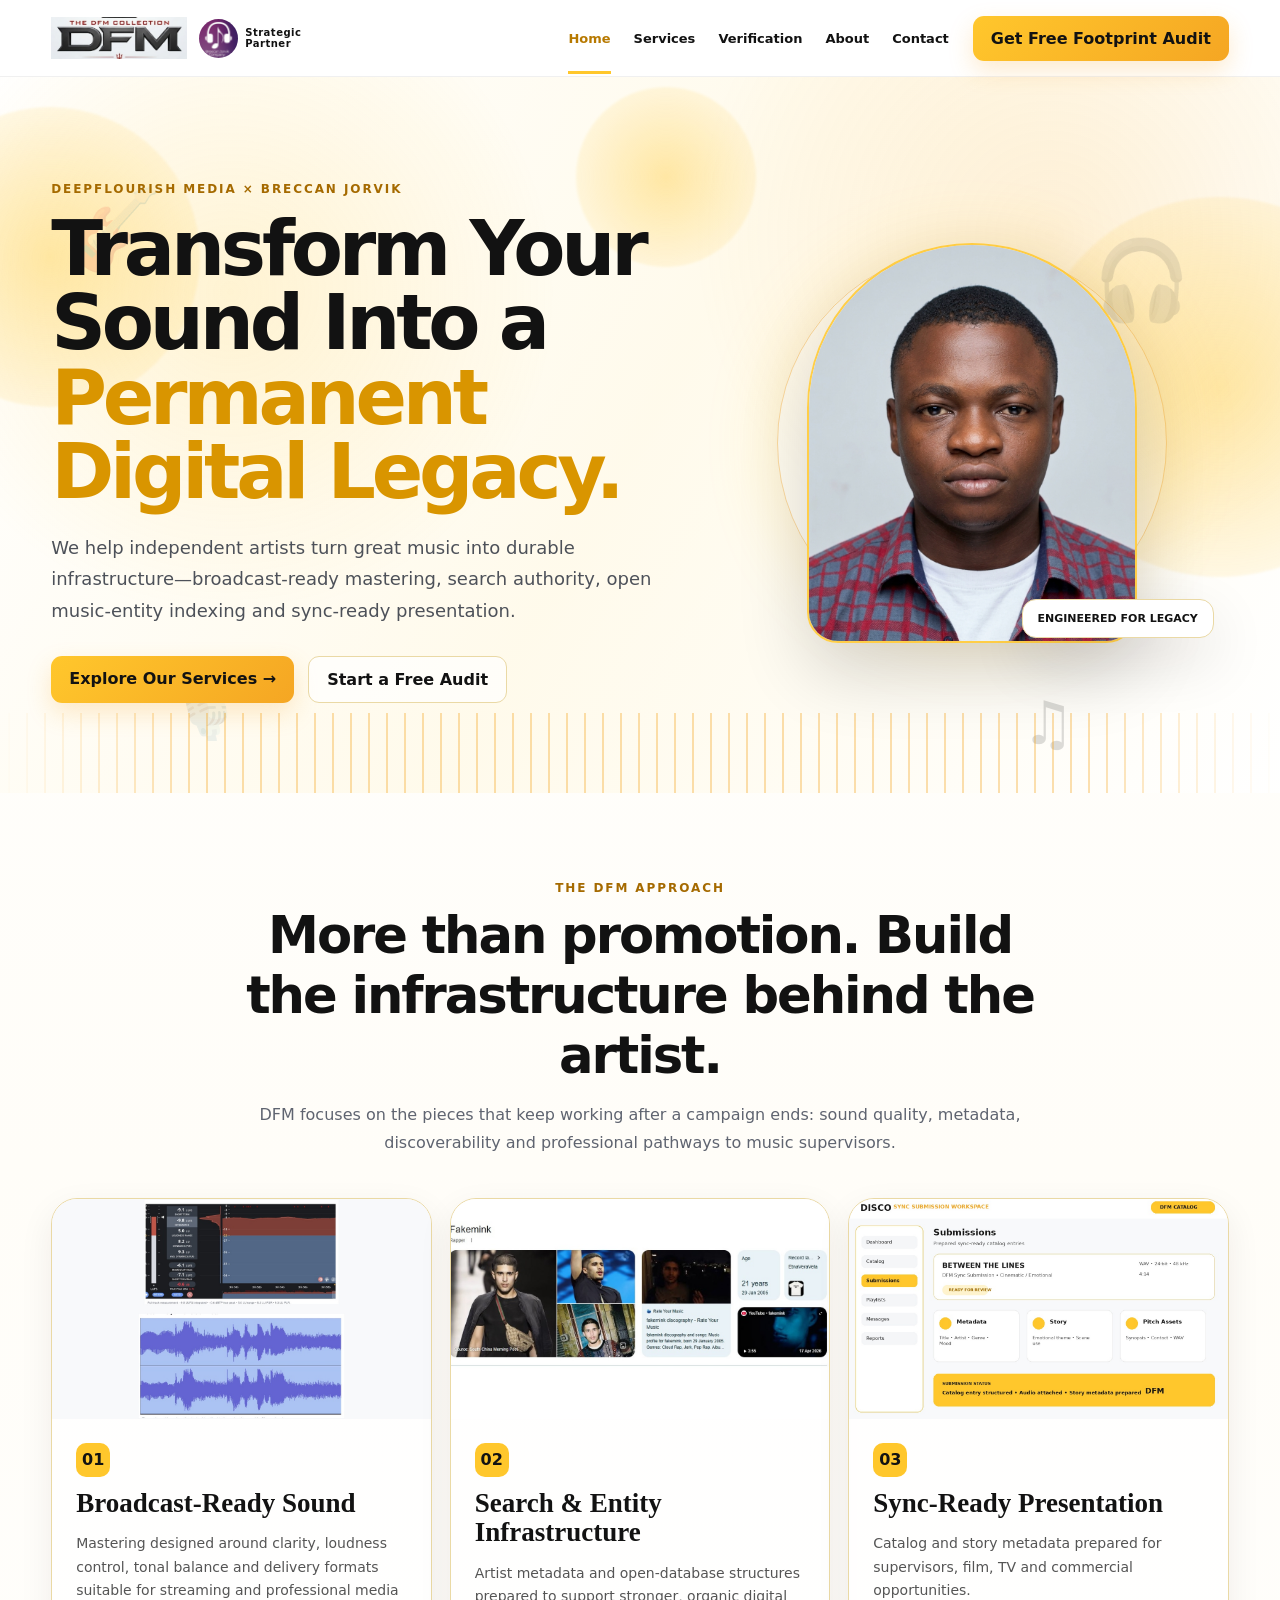
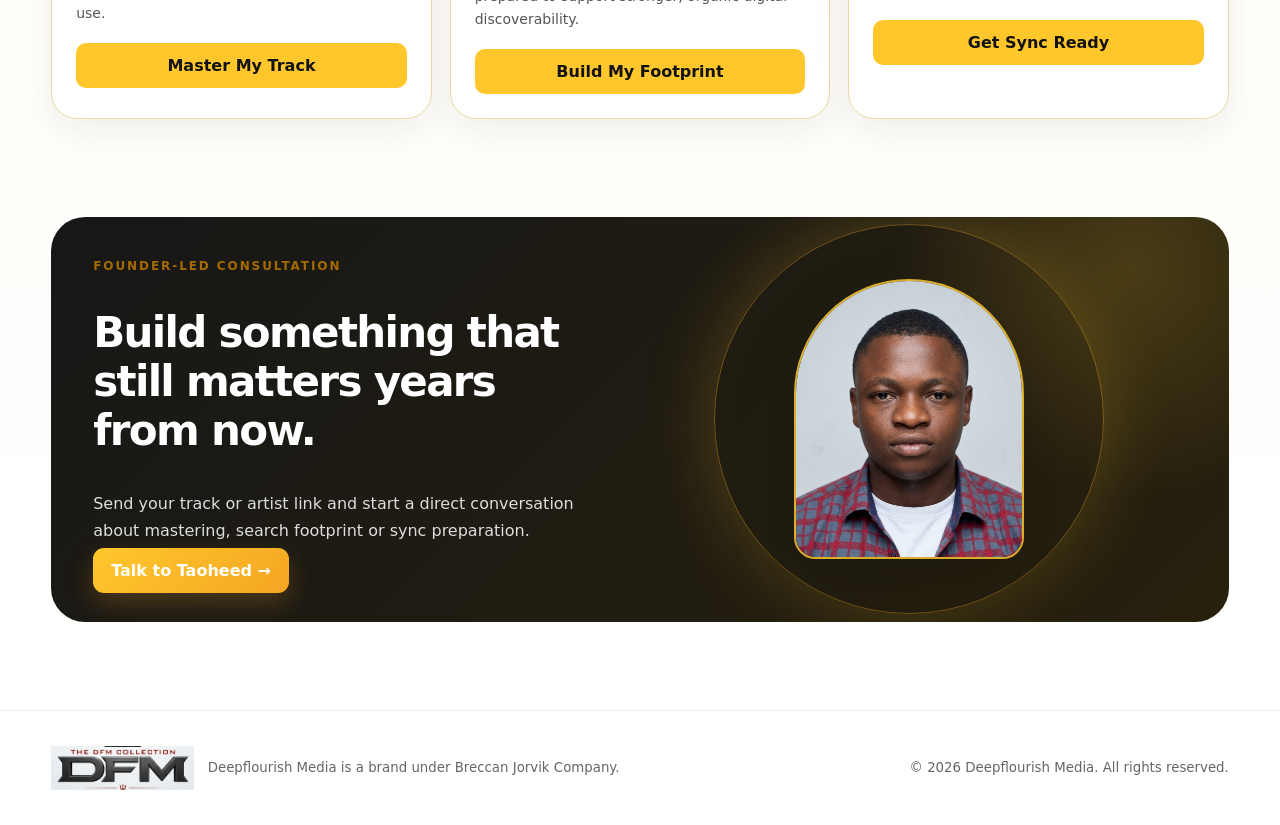
<file: index.html>
<!doctype html><html lang="en"><head><meta charset="utf-8"><meta name="viewport" content="width=device-width,initial-scale=1"><title>Deepflourish Media | Music Infrastructure for Artists</title><meta name="description" content="Deepflourish Media builds broadcast-ready sound and permanent digital infrastructure for independent artists."><link rel="stylesheet" href="styles.css"></head><body>
<header class="site-header"><div class="container nav"><a class="brand" href="index.html"><img src="assets/dfm-wordmark.jpg" alt="Deepflourish Media"><span class="partner"><img src="assets/breccan-jorvik.jpg" alt="Breccan Jorvik Company">Strategic<br>Partner</span></a><nav class="navlinks"><a class="active" href="index.html">Home</a><a href="services.html">Services</a><a href="verification.html">Verification</a><a href="about.html">About</a><a href="about.html#contact">Contact</a></nav><a class="cta" href="about.html#contact">Get Free Footprint Audit</a></div></header>
<main><section class="hero"><div class="orb o1"></div><div class="orb o2"></div><div class="orb o3"></div><div class="instrument i1">🎸</div><div class="instrument i2">🎧</div><div class="instrument i3">🎙️</div><div class="instrument i4">♫</div><div class="container hero-grid"><div><div class="eyebrow">Deepflourish Media × Breccan Jorvik</div><h1>Transform Your Sound Into a <span class="gold">Permanent Digital Legacy.</span></h1><p>We help independent artists turn great music into durable infrastructure—broadcast-ready mastering, search authority, open music-entity indexing and sync-ready presentation.</p><div class="actions"><a class="cta" href="services.html">Explore Our Services →</a><a class="ghost" href="about.html#contact">Start a Free Audit</a></div></div><div class="hero-art"><div class="ring"></div><img class="portrait" src="assets/taoheed.jpg" alt="Taoheed, founder of Deepflourish Media"><div class="badge">ENGINEERED FOR LEGACY</div></div></div><div class="wave"></div></section>
<section class="section"><div class="container"><div class="section-head"><div class="eyebrow">The DFM approach</div><h2>More than promotion. Build the infrastructure behind the artist.</h2><p>DFM focuses on the pieces that keep working after a campaign ends: sound quality, metadata, discoverability and professional pathways to music supervisors.</p></div><div class="cards"><article class="card"><img src="assets/service-mastering.jpg" alt="Mastering audit visual"><div class="card-body"><span class="number">01</span><h3>Broadcast-Ready Sound</h3><p>Mastering designed around clarity, loudness control, tonal balance and delivery formats suitable for streaming and professional media use.</p><a class="mini-cta" href="services.html#mastering">Master My Track</a></div></article><article class="card"><img src="assets/service-google-panel.jpg" alt="Google entity infrastructure visual"><div class="card-body"><span class="number">02</span><h3>Search & Entity Infrastructure</h3><p>Artist metadata and open-database structures prepared to support stronger, organic digital discoverability.</p><a class="mini-cta" href="services.html#google">Build My Footprint</a></div></article><article class="card"><img src="assets/service-sync.jpg" alt="Sync licensing submission visual"><div class="card-body"><span class="number">03</span><h3>Sync-Ready Presentation</h3><p>Catalog and story metadata prepared for supervisors, film, TV and commercial opportunities.</p><a class="mini-cta" href="services.html#sync">Get Sync Ready</a></div></article></div></div></section>
<section class="section" style="padding-top:10px"><div class="container"><div class="contact-wrap"><div class="contact-grid"><div><div class="eyebrow">Founder-led consultation</div><h2>Build something that still matters years from now.</h2><p>Send your track or artist link and start a direct conversation about mastering, search footprint or sync preparation.</p><a class="cta" href="about.html#contact">Talk to Taoheed →</a></div><div class="hero-art" style="min-height:300px"><div class="ring"></div><img class="portrait" style="height:280px;width:230px" src="assets/taoheed.jpg" alt="Taoheed"></div></div></div></div></section></main>
<footer class="footer"><div class="container footer-grid"><div class="logo-line"><img src="assets/dfm-wordmark.jpg" alt="DFM"><small>Deepflourish Media is a brand under Breccan Jorvik Company.</small></div><small>© 2026 Deepflourish Media. All rights reserved.</small></div></footer></body></html>
</file>
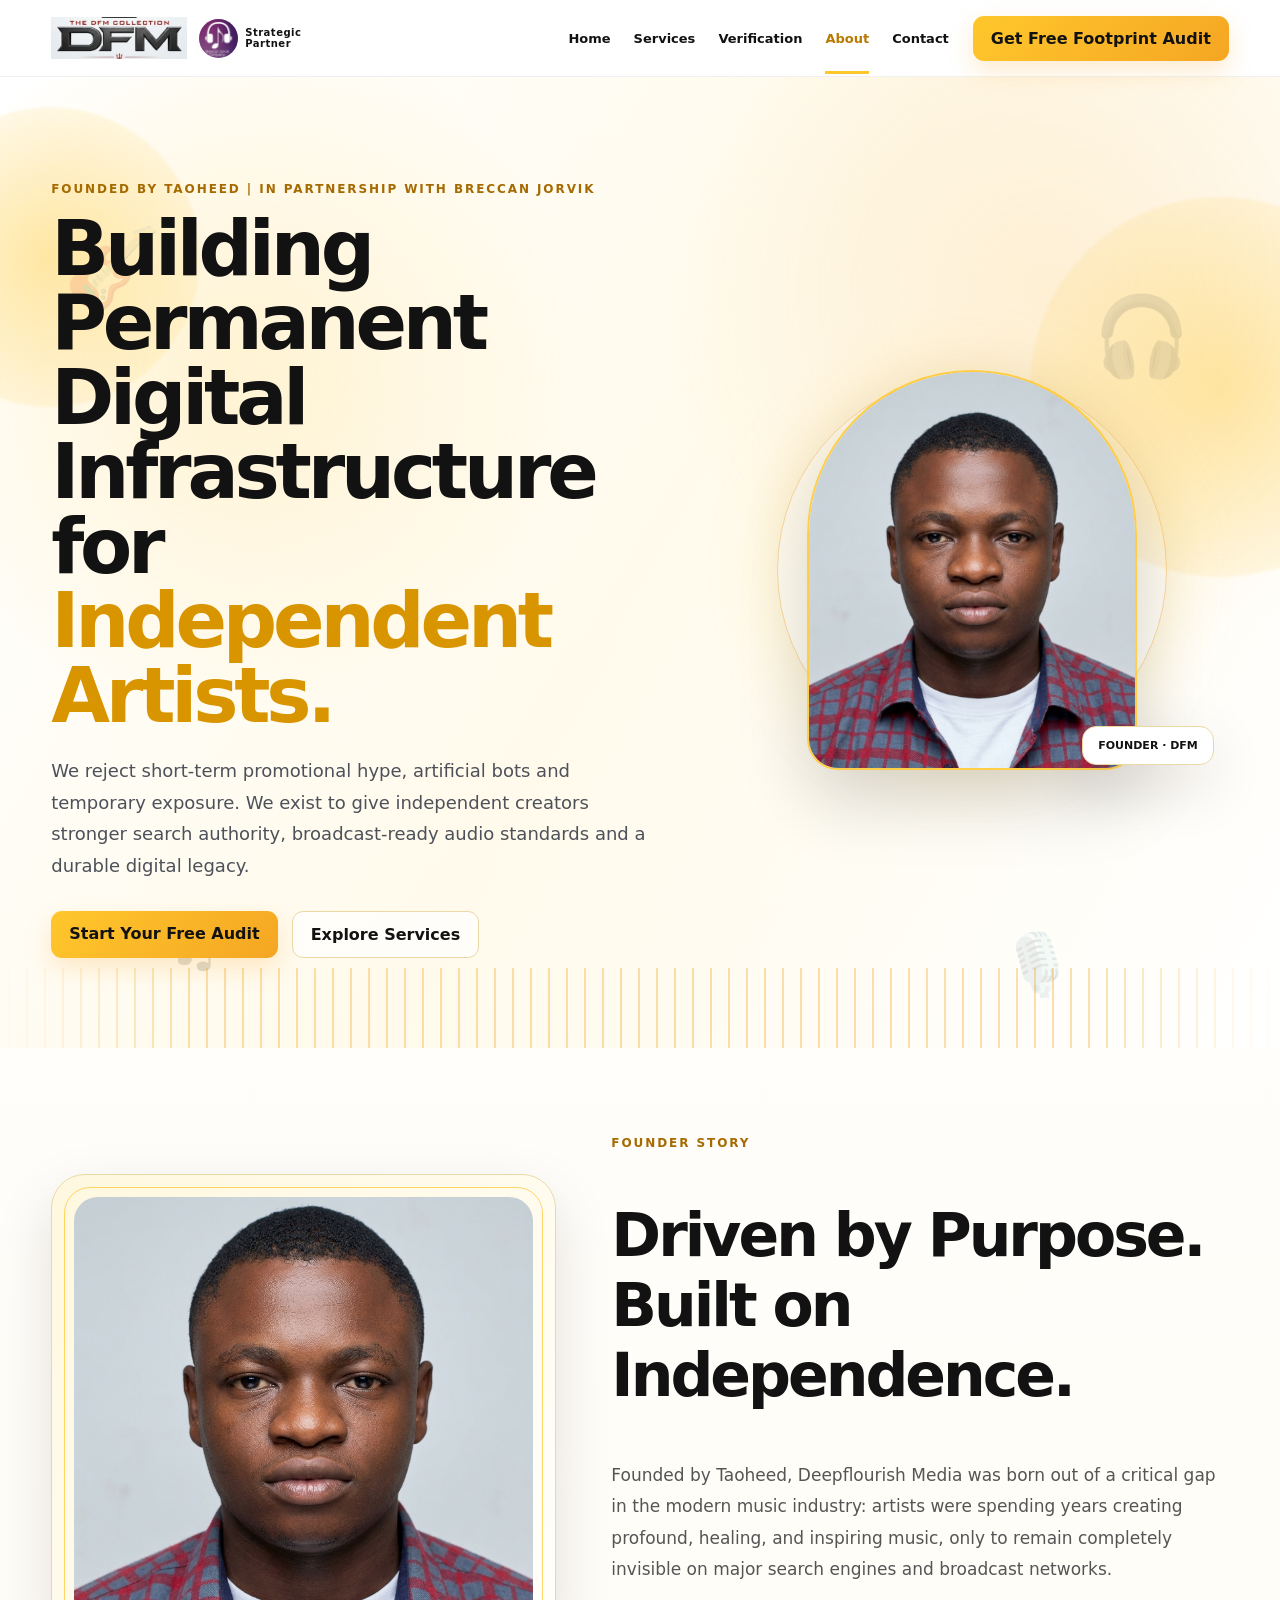
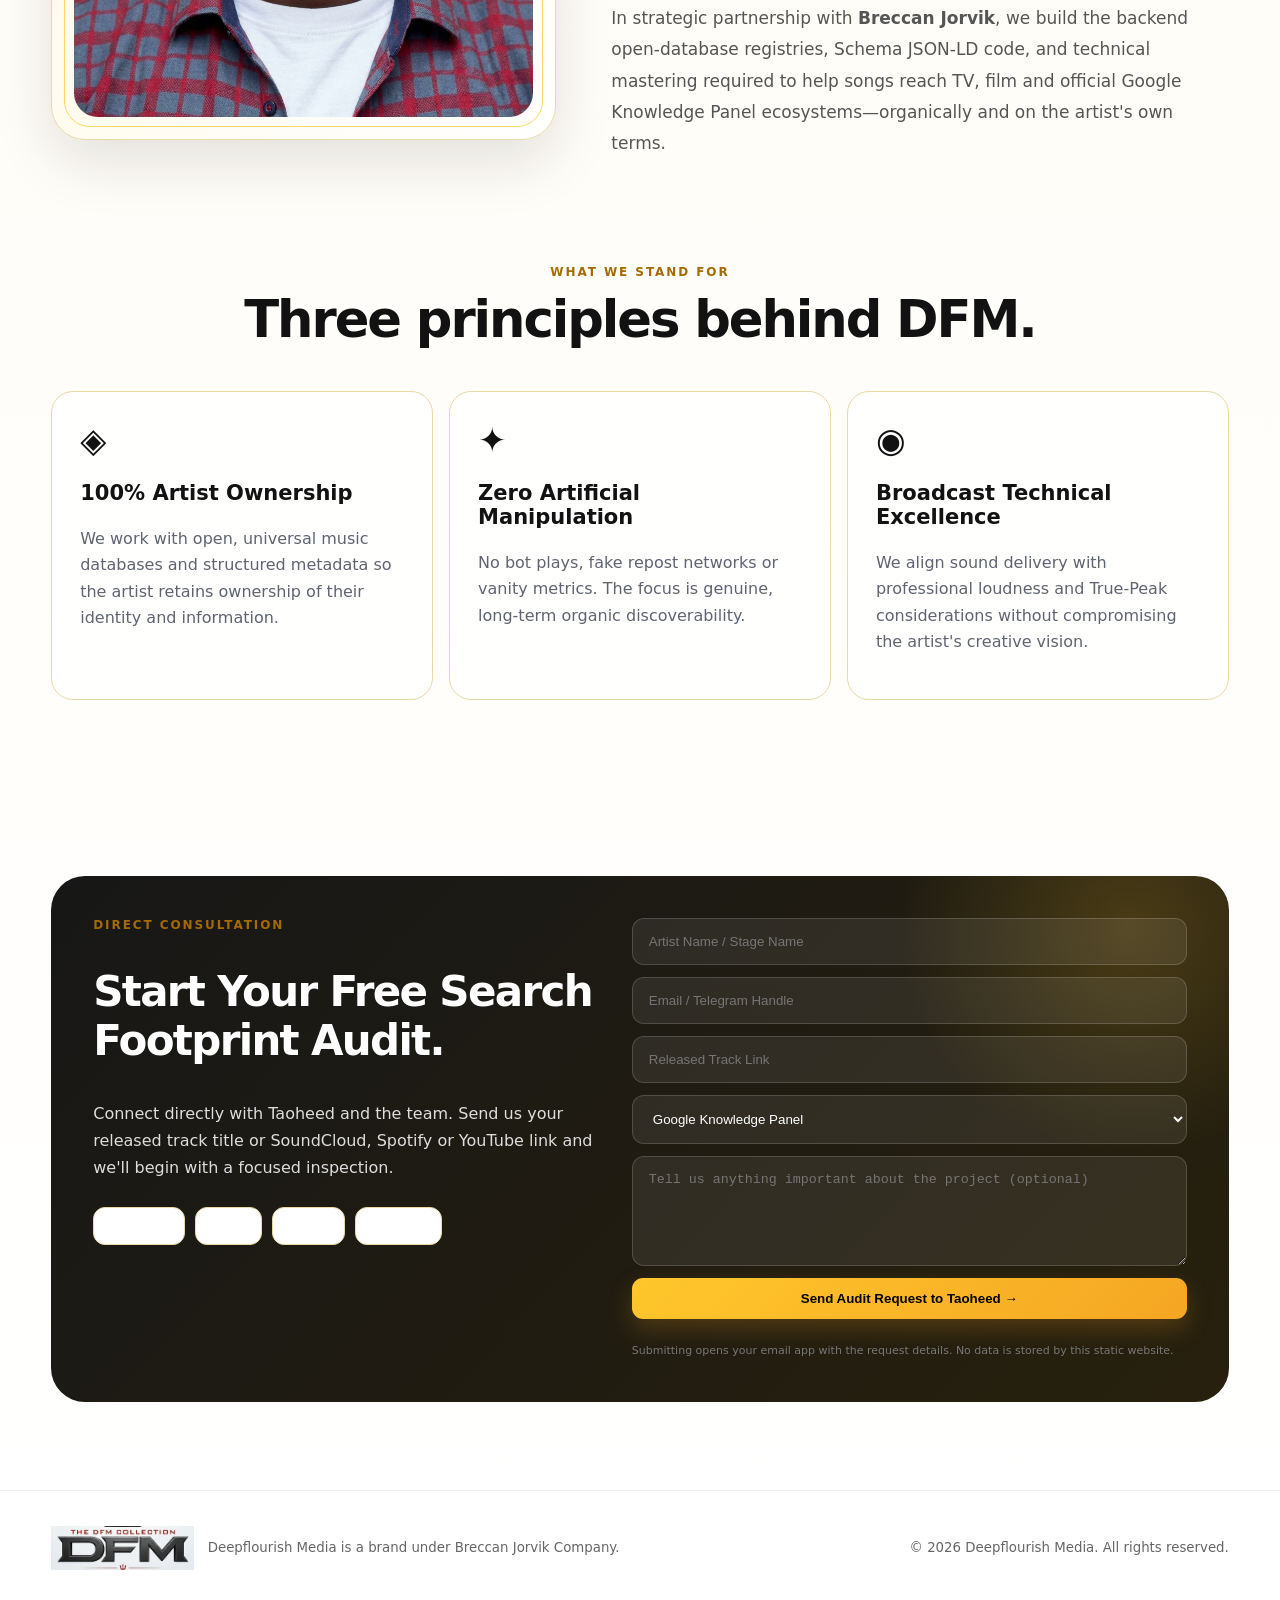
<file: about.html>
<!doctype html><html lang="en"><head><meta charset="utf-8"><meta name="viewport" content="width=device-width,initial-scale=1"><title>About & Contact | Deepflourish Media</title><link rel="stylesheet" href="styles.css"></head><body>
<header class="site-header"><div class="container nav"><a class="brand" href="index.html"><img src="assets/dfm-wordmark.jpg" alt="Deepflourish Media"><span class="partner"><img src="assets/breccan-jorvik.jpg" alt="Breccan Jorvik Company">Strategic<br>Partner</span></a><nav class="navlinks"><a href="index.html">Home</a><a href="services.html">Services</a><a href="verification.html">Verification</a><a class="active" href="about.html">About</a><a href="#contact">Contact</a></nav><a class="cta" href="#contact">Get Free Footprint Audit</a></div></header>
<main><section class="hero"><div class="orb o1"></div><div class="orb o2"></div><div class="instrument i1">🎸</div><div class="instrument i2">🎧</div><div class="instrument i3">♫</div><div class="instrument i4">🎙️</div><div class="container hero-grid"><div><div class="eyebrow">Founded by Taoheed | In partnership with Breccan Jorvik</div><h1>Building Permanent Digital Infrastructure for <span class="gold">Independent Artists.</span></h1><p>We reject short-term promotional hype, artificial bots and temporary exposure. We exist to give independent creators stronger search authority, broadcast-ready audio standards and a durable digital legacy.</p><div class="actions"><a class="cta" href="#contact">Start Your Free Audit</a><a class="ghost" href="services.html">Explore Services</a></div></div><div class="hero-art"><div class="ring"></div><img class="portrait" src="assets/taoheed.jpg" alt="Taoheed, founder of Deepflourish Media"><div class="badge">FOUNDER · DFM</div></div></div><div class="wave"></div></section>
<section class="section"><div class="container"><div class="about-grid"><div class="founder-frame"><img src="assets/taoheed.jpg" alt="Taoheed founder portrait"></div><div><div class="eyebrow">Founder story</div><h2 style="font-size:clamp(36px,5vw,60px);letter-spacing:-.05em">Driven by Purpose.<br>Built on Independence.</h2><p style="font-size:17px;line-height:1.85;color:#555">Founded by Taoheed, Deepflourish Media was born out of a critical gap in the modern music industry: artists were spending years creating profound, healing, and inspiring music, only to remain completely invisible on major search engines and broadcast networks.</p><p style="font-size:17px;line-height:1.85;color:#555">In strategic partnership with <strong>Breccan Jorvik</strong>, we build the backend open-database registries, Schema JSON-LD code, and technical mastering required to help songs reach TV, film and official Google Knowledge Panel ecosystems—organically and on the artist's own terms.</p></div></div></div></section>
<section class="section" style="padding-top:0"><div class="container"><div class="section-head"><div class="eyebrow">What we stand for</div><h2>Three principles behind DFM.</h2></div><div class="values"><article class="value"><span>◈</span><h3>100% Artist Ownership</h3><p>We work with open, universal music databases and structured metadata so the artist retains ownership of their identity and information.</p></article><article class="value"><span>✦</span><h3>Zero Artificial Manipulation</h3><p>No bot plays, fake repost networks or vanity metrics. The focus is genuine, long-term organic discoverability.</p></article><article class="value"><span>◉</span><h3>Broadcast Technical Excellence</h3><p>We align sound delivery with professional loudness and True-Peak considerations without compromising the artist's creative vision.</p></article></div></div></section>
<section class="section" id="contact"><div class="container"><div class="contact-wrap"><div class="contact-grid"><div><div class="eyebrow">Direct consultation</div><h2>Start Your Free Search Footprint Audit.</h2><p>Connect directly with Taoheed and the team. Send us your released track title or SoundCloud, Spotify or YouTube link and we'll begin with a focused inspection.</p><div class="social"><a href="https://t.me/Deepflourishmedia" target="_blank" rel="noopener">Telegram</a><a href="mailto:businessdeepflourishmedia@gmail.com">Email</a><a href="https://www.tiktok.com/@deepflourishmedia" target="_blank" rel="noopener">TikTok</a><a href="https://www.youtube.com/@DeepFlourishMedia" target="_blank" rel="noopener">YouTube</a></div></div><form class="form" onsubmit="sendAudit(event)"><input id="artist" required placeholder="Artist Name / Stage Name"><input id="contactInfo" required placeholder="Email / Telegram Handle"><input id="track" required placeholder="Released Track Link"><select id="goal"><option>Google Knowledge Panel</option><option>Track Mastering for Sync</option><option>Lyric Search Indexing</option><option>Full Audit</option></select><textarea id="message" placeholder="Tell us anything important about the project (optional)"></textarea><button class="cta" type="submit">Send Audit Request to Taoheed →</button><div class="disclaimer">Submitting opens your email app with the request details. No data is stored by this static website.</div></form></div></div></div></div></section>
</main><footer class="footer"><div class="container footer-grid"><div class="logo-line"><img src="assets/dfm-wordmark.jpg" alt="DFM"><small>Deepflourish Media is a brand under Breccan Jorvik Company.</small></div><small>© 2026 Deepflourish Media. All rights reserved.</small></div></footer>
<script>function sendAudit(e){e.preventDefault();const a=document.getElementById('artist').value,c=document.getElementById('contactInfo').value,t=document.getElementById('track').value,g=document.getElementById('goal').value,m=document.getElementById('message').value;const subject=encodeURIComponent('Free Footprint Audit Request — '+a);const body=encodeURIComponent('Artist: '+a+'\nContact: '+c+'\nTrack: '+t+'\nPrimary goal: '+g+'\n\nProject note:\n'+m);window.location.href='mailto:businessdeepflourishmedia@gmail.com?subject='+subject+'&body='+body}</script></body></html>
</file>
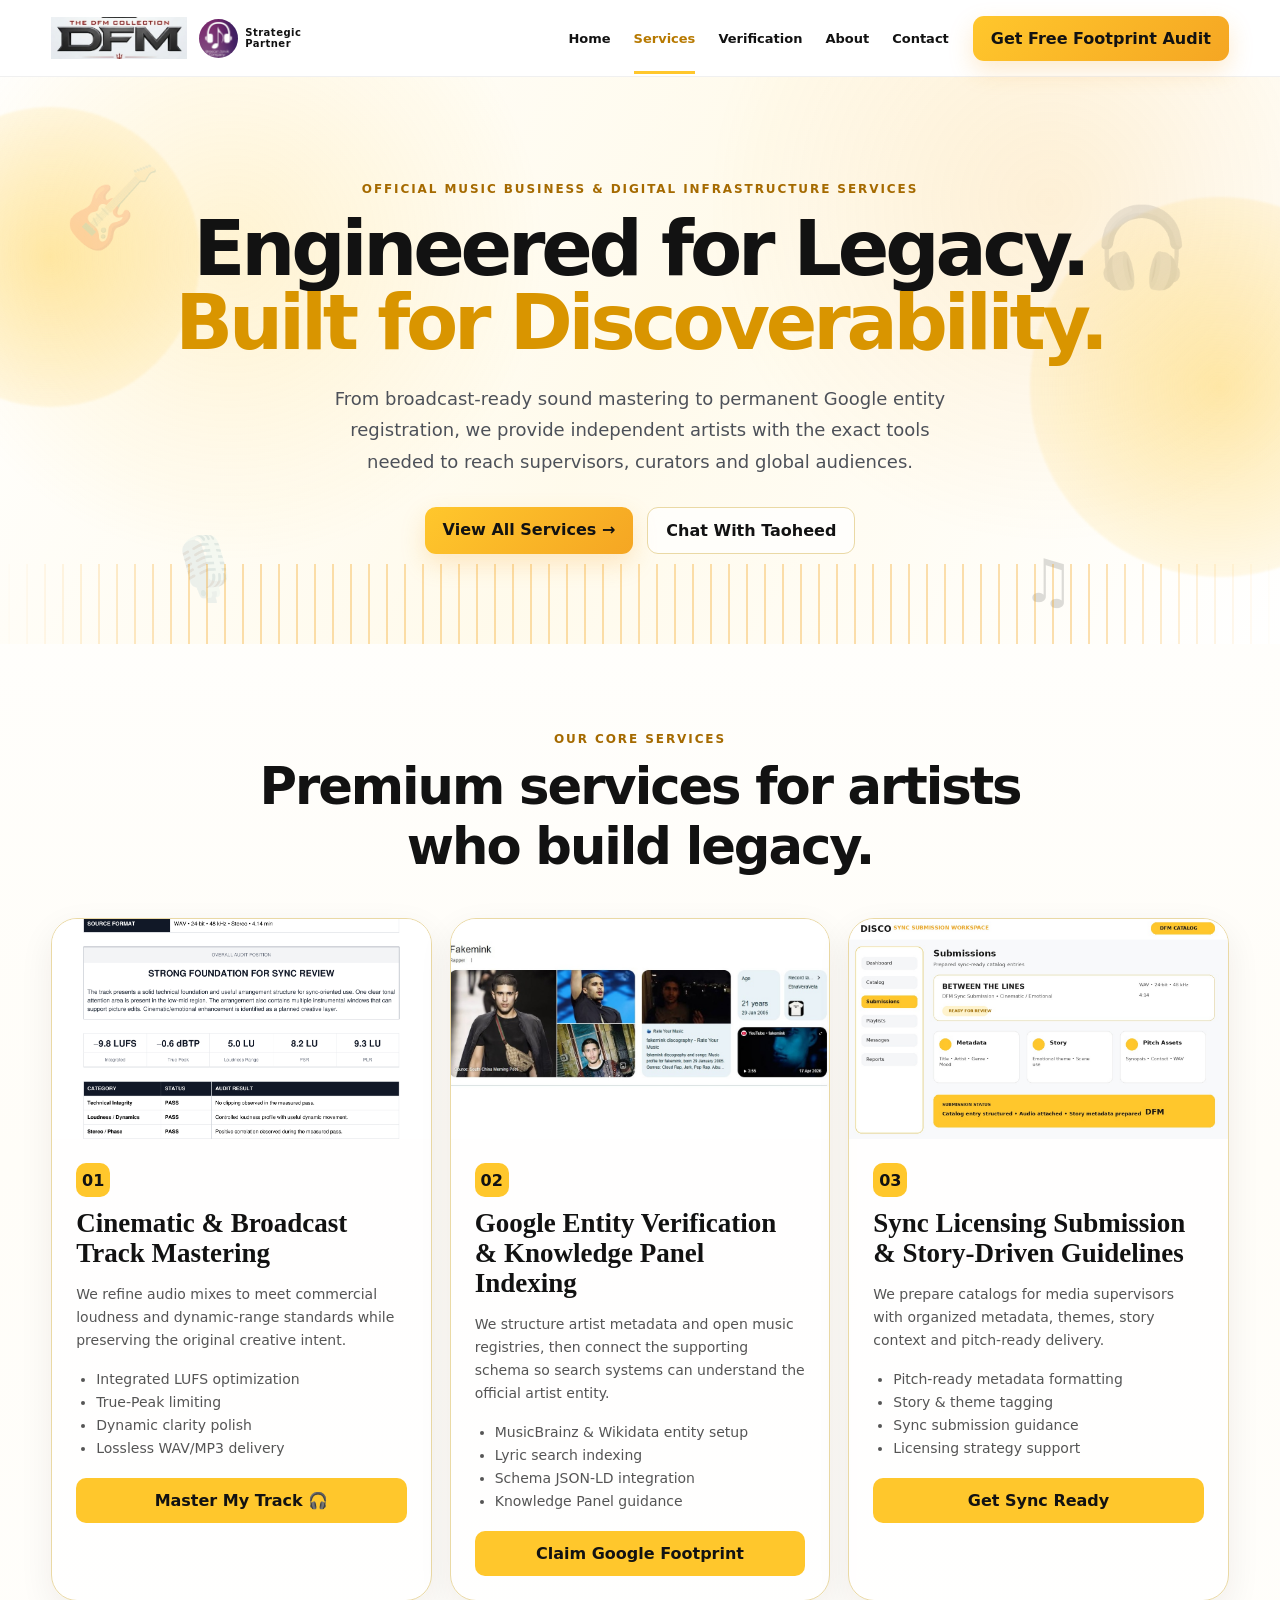
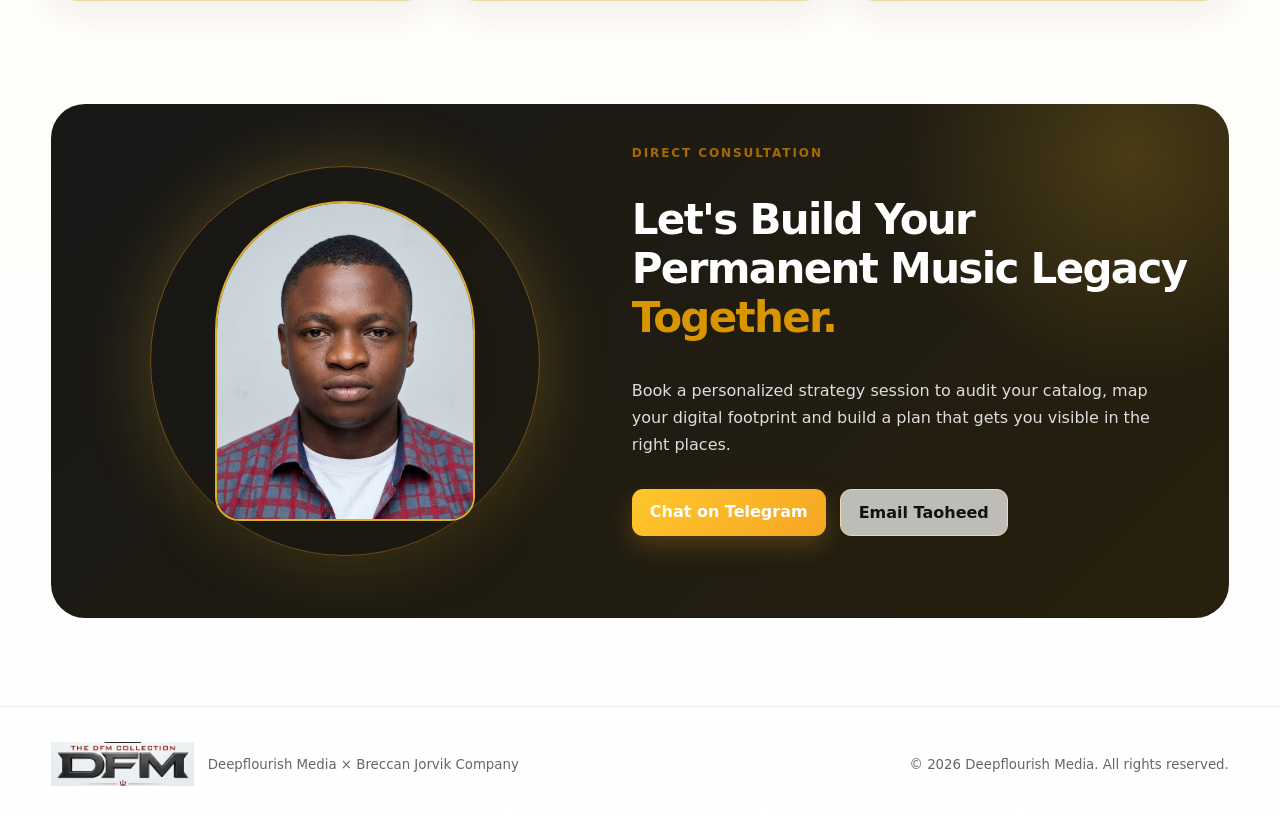
<file: services.html>
<!doctype html><html lang="en"><head><meta charset="utf-8"><meta name="viewport" content="width=device-width,initial-scale=1"><title>Services | Deepflourish Media</title><link rel="stylesheet" href="styles.css"></head><body>
<header class="site-header"><div class="container nav"><a class="brand" href="index.html"><img src="assets/dfm-wordmark.jpg" alt="Deepflourish Media"><span class="partner"><img src="assets/breccan-jorvik.jpg" alt="Breccan Jorvik Company">Strategic<br>Partner</span></a><nav class="navlinks"><a href="index.html">Home</a><a class="active" href="services.html">Services</a><a href="verification.html">Verification</a><a href="about.html">About</a><a href="about.html#contact">Contact</a></nav><a class="cta" href="about.html#contact">Get Free Footprint Audit</a></div></header>
<main><section class="hero"><div class="orb o1"></div><div class="orb o2"></div><div class="instrument i1">🎸</div><div class="instrument i2">🎧</div><div class="instrument i3">🎙️</div><div class="instrument i4">♫</div><div class="container" style="text-align:center;position:relative"><div class="eyebrow">Official music business & digital infrastructure services</div><h1>Engineered for Legacy.<br><span class="gold">Built for Discoverability.</span></h1><p style="margin:0 auto">From broadcast-ready sound mastering to permanent Google entity registration, we provide independent artists with the exact tools needed to reach supervisors, curators and global audiences.</p><div class="actions" style="justify-content:center"><a class="cta" href="#services">View All Services →</a><a class="ghost" href="about.html#contact">Chat With Taoheed</a></div></div><div class="wave"></div></section>
<section class="section" id="services"><div class="container"><div class="section-head"><div class="eyebrow">Our core services</div><h2>Premium services for artists who build legacy.</h2></div><div class="cards"><article class="card" id="mastering"><img src="assets/mastering-audit.png" alt="Cinematic and broadcast track mastering"><div class="card-body"><span class="number">01</span><h3>Cinematic & Broadcast Track Mastering</h3><p>We refine audio mixes to meet commercial loudness and dynamic-range standards while preserving the original creative intent.</p><ul><li>Integrated LUFS optimization</li><li>True-Peak limiting</li><li>Dynamic clarity polish</li><li>Lossless WAV/MP3 delivery</li></ul><a class="mini-cta" href="about.html#contact">Master My Track 🎧</a></div></article><article class="card" id="google"><img src="assets/service-google-panel.jpg" alt="Google entity verification and knowledge panel visual"><div class="card-body"><span class="number">02</span><h3>Google Entity Verification & Knowledge Panel Indexing</h3><p>We structure artist metadata and open music registries, then connect the supporting schema so search systems can understand the official artist entity.</p><ul><li>MusicBrainz & Wikidata entity setup</li><li>Lyric search indexing</li><li>Schema JSON-LD integration</li><li>Knowledge Panel guidance</li></ul><a class="mini-cta" href="about.html#contact">Claim Google Footprint</a></div></article><article class="card" id="sync"><img src="assets/service-sync.jpg" alt="Sync licensing submission visual"><div class="card-body"><span class="number">03</span><h3>Sync Licensing Submission & Story-Driven Guidelines</h3><p>We prepare catalogs for media supervisors with organized metadata, themes, story context and pitch-ready delivery.</p><ul><li>Pitch-ready metadata formatting</li><li>Story & theme tagging</li><li>Sync submission guidance</li><li>Licensing strategy support</li></ul><a class="mini-cta" href="about.html#contact">Get Sync Ready</a></div></article></div></div></section>
<section class="section" style="padding-top:15px"><div class="container"><div class="contact-wrap"><div class="contact-grid"><div class="hero-art"><div class="ring"></div><img class="portrait" style="height:320px;width:260px" src="assets/taoheed.jpg" alt="Taoheed"></div><div><div class="eyebrow">Direct consultation</div><h2>Let's Build Your Permanent Music Legacy <span class="gold">Together.</span></h2><p>Book a personalized strategy session to audit your catalog, map your digital footprint and build a plan that gets you visible in the right places.</p><div class="actions"><a class="cta" href="https://t.me/Deepflourishmedia" target="_blank" rel="noopener">Chat on Telegram</a><a class="ghost" style="color:#111" href="mailto:businessdeepflourishmedia@gmail.com">Email Taoheed</a></div></div></div></div></div></section></main>
<footer class="footer"><div class="container footer-grid"><div class="logo-line"><img src="assets/dfm-wordmark.jpg" alt="DFM"><small>Deepflourish Media × Breccan Jorvik Company</small></div><small>© 2026 Deepflourish Media. All rights reserved.</small></div></footer></body></html>
</file>
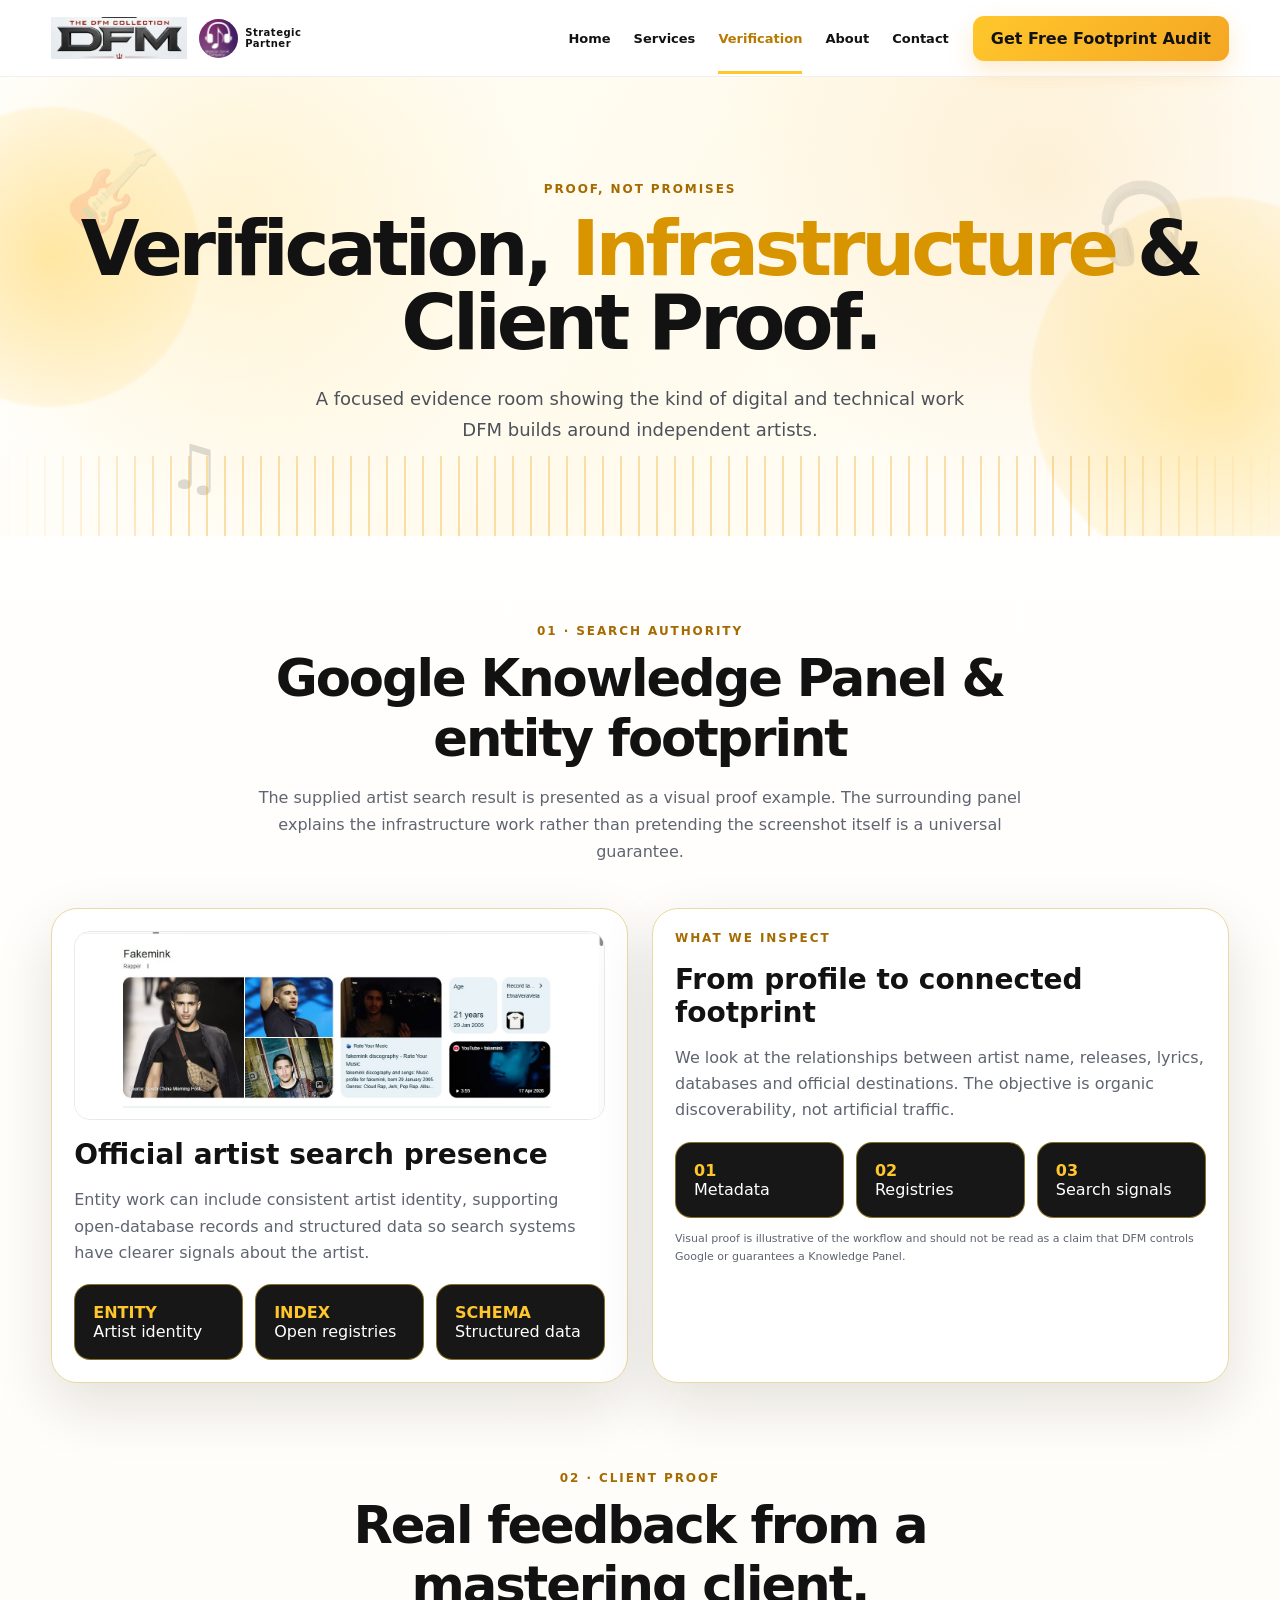
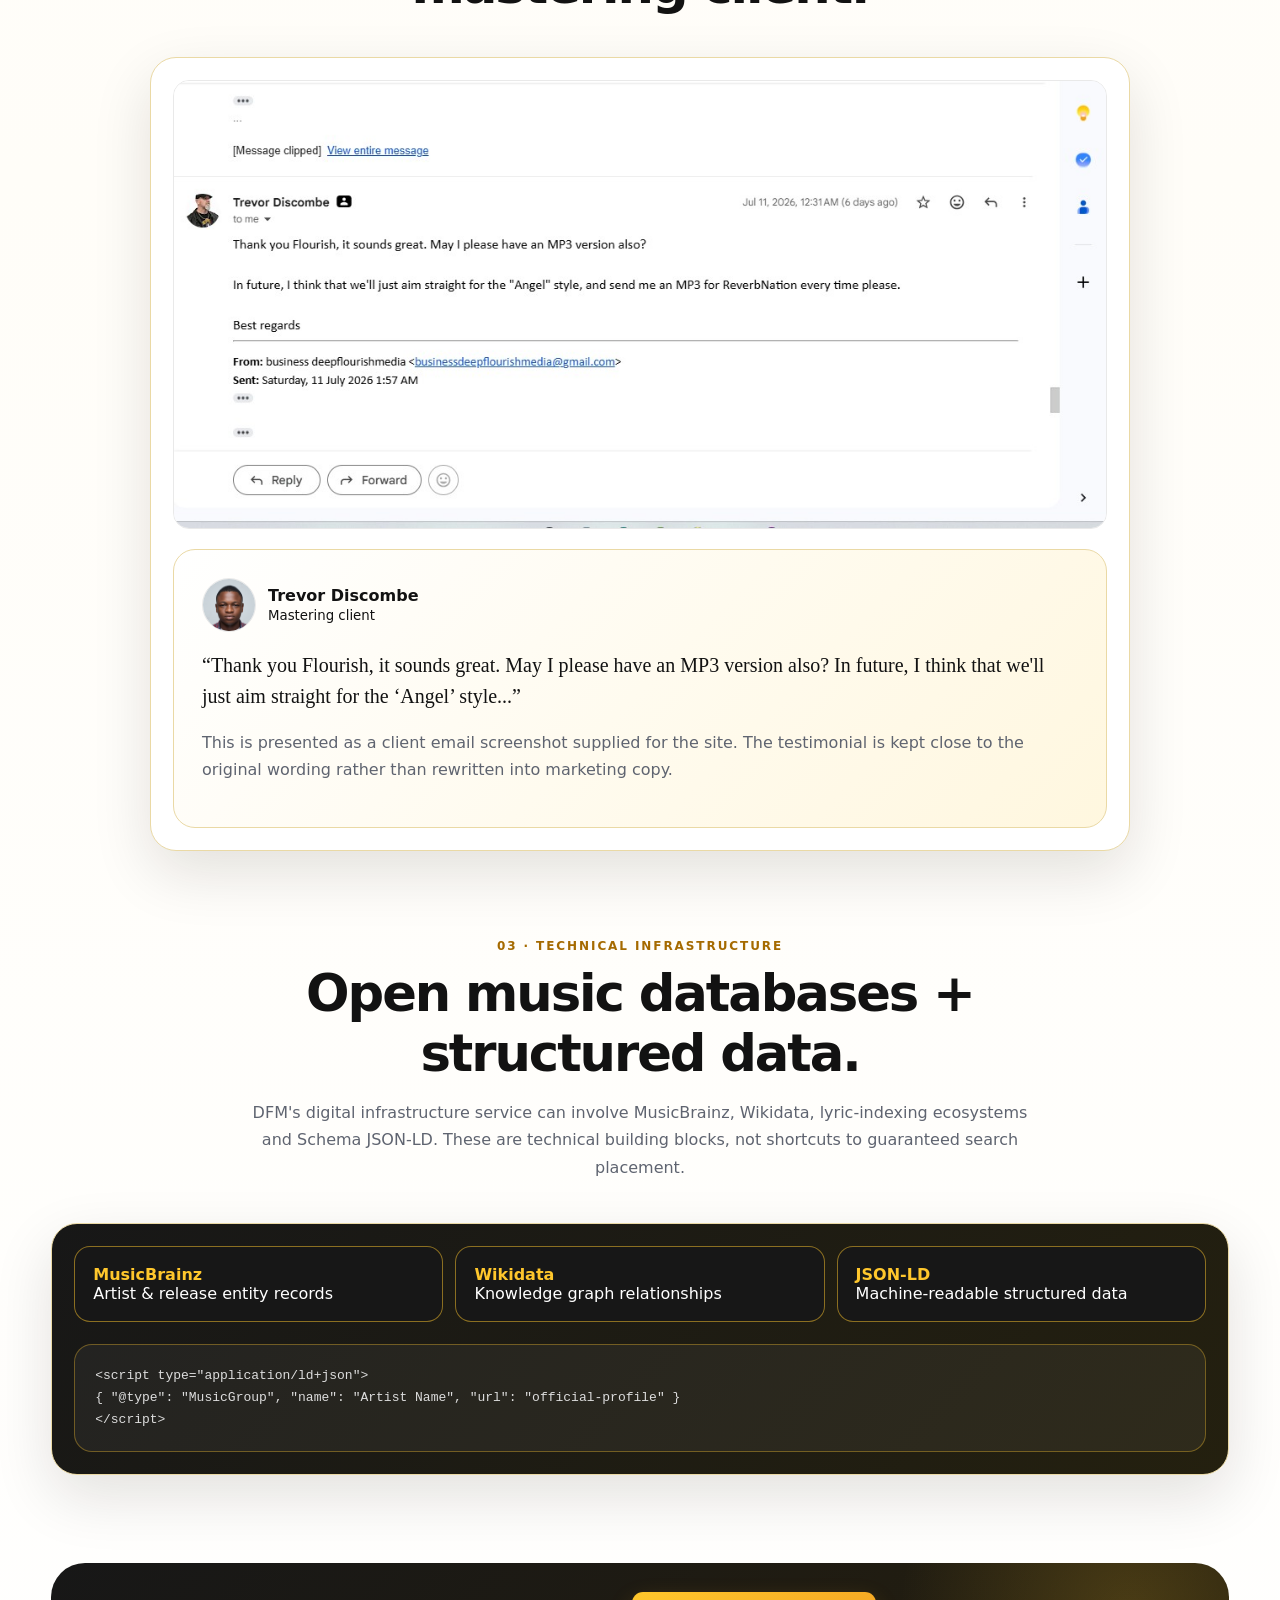
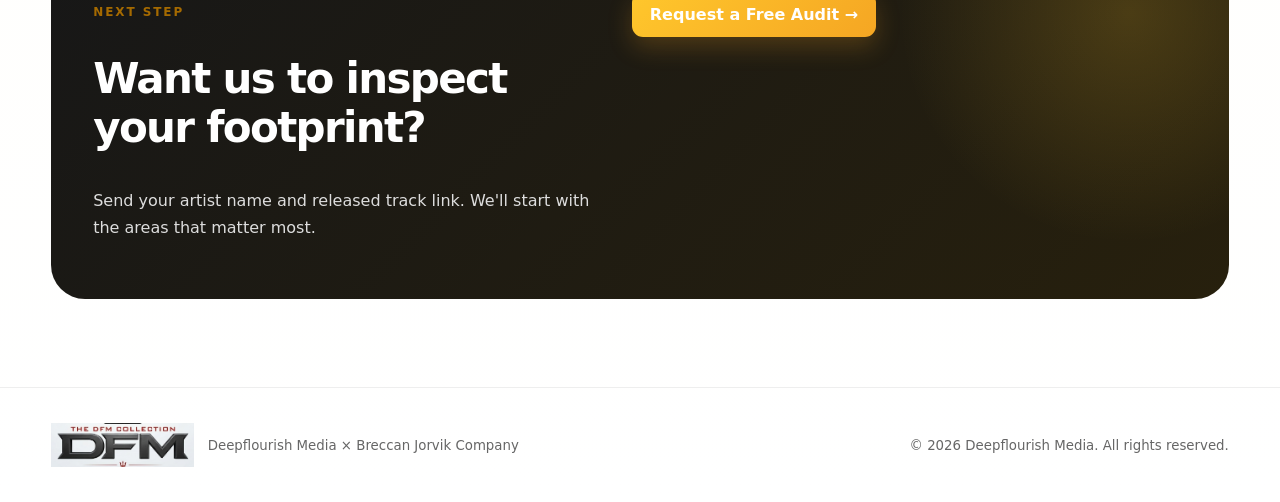
<file: verification.html>
<!doctype html><html lang="en"><head><meta charset="utf-8"><meta name="viewport" content="width=device-width,initial-scale=1"><title>Verification & Proof | Deepflourish Media</title><link rel="stylesheet" href="styles.css"></head><body>
<header class="site-header"><div class="container nav"><a class="brand" href="index.html"><img src="assets/dfm-wordmark.jpg" alt="Deepflourish Media"><span class="partner"><img src="assets/breccan-jorvik.jpg" alt="Breccan Jorvik Company">Strategic<br>Partner</span></a><nav class="navlinks"><a href="index.html">Home</a><a href="services.html">Services</a><a class="active" href="verification.html">Verification</a><a href="about.html">About</a><a href="about.html#contact">Contact</a></nav><a class="cta" href="about.html#contact">Get Free Footprint Audit</a></div></header>
<main><section class="hero"><div class="orb o1"></div><div class="orb o2"></div><div class="instrument i1">🎸</div><div class="instrument i2">🎧</div><div class="instrument i3">♫</div><div class="container" style="text-align:center"><div class="eyebrow">Proof, not promises</div><h1>Verification, <span class="gold">Infrastructure</span> & Client Proof.</h1><p style="margin:0 auto">A focused evidence room showing the kind of digital and technical work DFM builds around independent artists.</p></div><div class="wave"></div></section>
<section class="section"><div class="container"><div class="section-head"><div class="eyebrow">01 · Search authority</div><h2>Google Knowledge Panel & entity footprint</h2><p>The supplied artist search result is presented as a visual proof example. The surrounding panel explains the infrastructure work rather than pretending the screenshot itself is a universal guarantee.</p></div><div class="proof-grid"><article class="proof"><img src="assets/google-proof.jpg" alt="Artist Google result proof"><h3>Official artist search presence</h3><p>Entity work can include consistent artist identity, supporting open-database records and structured data so search systems have clearer signals about the artist.</p><div class="tech"><div><b>ENTITY</b><br>Artist identity</div><div><b>INDEX</b><br>Open registries</div><div><b>SCHEMA</b><br>Structured data</div></div></article><article class="proof"><div class="eyebrow">What we inspect</div><h3>From profile to connected footprint</h3><p>We look at the relationships between artist name, releases, lyrics, databases and official destinations. The objective is organic discoverability, not artificial traffic.</p><div class="tech"><div><b>01</b><br>Metadata</div><div><b>02</b><br>Registries</div><div><b>03</b><br>Search signals</div></div><p class="disclaimer">Visual proof is illustrative of the workflow and should not be read as a claim that DFM controls Google or guarantees a Knowledge Panel.</p></article></div></div></section>
<section class="section" style="padding-top:0"><div class="container"><div class="section-head"><div class="eyebrow">02 · Client proof</div><h2>Real feedback from a mastering client.</h2></div><div class="proof" style="max-width:980px;margin:auto"><img src="assets/trevor-review.jpg" alt="Trevor Discombe email feedback"><div class="quote"><div class="person"><img src="assets/taoheed.jpg" alt="Deepflourish Media"><div><strong>Trevor Discombe</strong><br><small>Mastering client</small></div></div><blockquote>“Thank you Flourish, it sounds great. May I please have an MP3 version also? In future, I think that we'll just aim straight for the ‘Angel’ style...”</blockquote><p>This is presented as a client email screenshot supplied for the site. The testimonial is kept close to the original wording rather than rewritten into marketing copy.</p></div></div></div></section>
<section class="section" style="padding-top:0"><div class="container"><div class="section-head"><div class="eyebrow">03 · Technical infrastructure</div><h2>Open music databases + structured data.</h2><p>DFM's digital infrastructure service can involve MusicBrainz, Wikidata, lyric-indexing ecosystems and Schema JSON-LD. These are technical building blocks, not shortcuts to guaranteed search placement.</p></div><div class="proof" style="background:linear-gradient(135deg,#171717,#24200f);color:#fff"><div class="tech" style="margin-top:0"><div><b>MusicBrainz</b><br>Artist & release entity records</div><div><b>Wikidata</b><br>Knowledge graph relationships</div><div><b>JSON-LD</b><br>Machine-readable structured data</div></div><div style="margin-top:22px;padding:20px;border:1px solid rgba(255,199,44,.35);border-radius:18px;background:rgba(255,255,255,.05);font-family:ui-monospace,monospace;font-size:13px;line-height:1.7;color:#ddd">&lt;script type="application/ld+json"&gt;<br>{ "@type": "MusicGroup", "name": "Artist Name", "url": "official-profile" }<br>&lt;/script&gt;</div></div></div></section>
<section class="section" style="padding-top:0"><div class="container"><div class="contact-wrap"><div class="contact-grid"><div><div class="eyebrow">Next step</div><h2>Want us to inspect your footprint?</h2><p>Send your artist name and released track link. We'll start with the areas that matter most.</p></div><div><a class="cta" href="about.html#contact">Request a Free Audit →</a></div></div></div></div></section></main>
<footer class="footer"><div class="container footer-grid"><div class="logo-line"><img src="assets/dfm-wordmark.jpg" alt="DFM"><small>Deepflourish Media × Breccan Jorvik Company</small></div><small>© 2026 Deepflourish Media. All rights reserved.</small></div></footer></body></html>
</file>
<file: styles.css>
:root{--gold:#ffc72c;--gold2:#f5a623;--ink:#121212;--muted:#5f6470;--paper:#fff;--soft:#fffaf0;--line:#ead9a5;--glass:rgba(255,255,255,.72);--shadow:0 22px 60px rgba(24,18,4,.12);--radius:26px}*{box-sizing:border-box}html{scroll-behavior:smooth}body{margin:0;font-family:Inter,system-ui,-apple-system,Segoe UI,sans-serif;color:var(--ink);background:linear-gradient(180deg,#fff 0,#fffdf8 48%,#fff 100%);overflow-x:hidden}a{text-decoration:none;color:inherit}img{max-width:100%;display:block}.container{width:min(1180px,92%);margin:auto}.site-header{position:sticky;top:0;z-index:50;background:rgba(255,255,255,.9);backdrop-filter:blur(18px);border-bottom:1px solid rgba(0,0,0,.06)}.nav{height:76px;display:flex;align-items:center;gap:24px}.brand{display:flex;align-items:center;gap:12px;min-width:260px}.brand img{height:42px;width:auto;object-fit:cover}.partner{display:flex;align-items:center;gap:7px;font-size:10px;font-weight:800;letter-spacing:.05em}.partner img{height:39px;width:39px;border-radius:50%;object-fit:cover}.navlinks{display:flex;gap:23px;margin-left:auto;font-size:13px;font-weight:800}.navlinks a{padding:28px 0;position:relative}.navlinks a:hover,.navlinks a.active{color:#b77900}.navlinks a.active:after{content:"";position:absolute;left:0;right:0;bottom:0;height:3px;background:var(--gold)}.cta{background:linear-gradient(135deg,var(--gold),var(--gold2));border:0;border-radius:11px;padding:13px 18px;font-weight:900;cursor:pointer;box-shadow:0 10px 25px rgba(245,166,35,.22)}.hero{position:relative;padding:105px 0 90px;overflow:hidden}.hero:before{content:"";position:absolute;inset:0;background:radial-gradient(circle at 18% 30%,rgba(255,199,44,.18),transparent 28%),radial-gradient(circle at 82% 22%,rgba(245,166,35,.14),transparent 30%),linear-gradient(120deg,rgba(255,255,255,.9),rgba(255,249,230,.75),rgba(255,255,255,.92));z-index:-2}.orb{position:absolute;border-radius:50%;filter:blur(1px);background:radial-gradient(circle,rgba(255,199,44,.38),rgba(255,199,44,0));animation:float 8s ease-in-out infinite;z-index:-1}.orb.o1{width:300px;height:300px;left:-100px;top:30px}.orb.o2{width:380px;height:380px;right:-130px;top:120px;animation-delay:-3s}.orb.o3{width:180px;height:180px;left:45%;top:10px;animation-delay:-5s}.instrument{position:absolute;opacity:.14;font-size:78px;animation:drift 12s ease-in-out infinite;z-index:-1}.i1{left:5%;top:15%}.i2{right:7%;top:22%;animation-delay:-4s}.i3{left:13%;bottom:7%;font-size:62px;animation-delay:-7s}.i4{right:16%;bottom:5%;font-size:60px;animation-delay:-2s}.hero-grid{display:grid;grid-template-columns:1.08fr .92fr;gap:60px;align-items:center}.eyebrow{color:#a56a00;font-size:12px;font-weight:900;letter-spacing:.16em;text-transform:uppercase}.hero h1{font-size:clamp(42px,6vw,76px);line-height:.98;margin:16px 0 22px;letter-spacing:-.055em}.gold{color:#d99500}.hero p{font-size:18px;line-height:1.75;color:#4d5159;max-width:650px}.actions{display:flex;gap:14px;flex-wrap:wrap;margin-top:30px}.ghost{padding:13px 18px;border:1px solid var(--line);border-radius:11px;background:rgba(255,255,255,.7);font-weight:900}.hero-art{position:relative;min-height:430px;display:grid;place-items:center}.hero-art .ring{position:absolute;width:390px;height:390px;border:1px solid rgba(245,166,35,.4);border-radius:50%;box-shadow:0 0 70px rgba(255,199,44,.22);animation:pulse 5s infinite}.hero-art .portrait{width:330px;height:400px;object-fit:cover;object-position:center top;border-radius:170px 170px 32px 32px;border:2px solid rgba(255,199,44,.85);box-shadow:0 30px 70px rgba(0,0,0,.16);position:relative}.hero-art .badge{position:absolute;bottom:20px;right:15px;background:#fff;border:1px solid var(--line);padding:12px 15px;border-radius:14px;font-size:11px;font-weight:900;box-shadow:var(--shadow)}.wave{position:absolute;left:0;right:0;bottom:0;height:80px;opacity:.35;background:repeating-linear-gradient(90deg,transparent 0 8px,#f5a623 8px 10px,transparent 10px 18px);mask-image:linear-gradient(90deg,transparent,#000 15%,#000 85%,transparent);animation:wave 2.2s linear infinite}.section{padding:88px 0}.section-head{text-align:center;max-width:800px;margin:0 auto 42px}.section-head h2{font-size:clamp(32px,4vw,52px);letter-spacing:-.04em;margin:10px 0}.section-head p{color:var(--muted);line-height:1.7}.cards{display:grid;grid-template-columns:repeat(3,1fr);gap:18px}.card{background:rgba(255,255,255,.82);border:1px solid var(--line);border-radius:var(--radius);overflow:hidden;box-shadow:0 12px 35px rgba(38,28,0,.07);transition:.35s}.card:hover{transform:translateY(-8px);box-shadow:0 22px 50px rgba(38,28,0,.13);border-color:#f1b51c}.card img{width:100%;height:220px;object-fit:cover}.card-body{padding:24px}.number{display:inline-flex;width:34px;height:34px;border-radius:10px;align-items:center;justify-content:center;background:var(--gold);font-weight:900;margin-bottom:12px}.card h3{font-family:Georgia,serif;font-size:27px;line-height:1.1;margin:0 0 12px}.card p,.card li{color:#555;line-height:1.65;font-size:14px}.card ul{padding-left:20px}.mini-cta{display:block;text-align:center;margin-top:18px;background:var(--gold);padding:13px;border-radius:10px;font-weight:900}.proof-grid{display:grid;grid-template-columns:1fr 1fr;gap:24px}.proof{background:#fff;border:1px solid var(--line);border-radius:var(--radius);padding:22px;box-shadow:var(--shadow)}.proof img{border-radius:16px;border:1px solid #e9e9e9;max-height:460px;width:100%;object-fit:cover;object-position:top}.proof h3{margin:18px 0 8px;font-size:28px}.proof p{color:var(--muted);line-height:1.65}.quote{background:linear-gradient(135deg,#fff,#fff7df);border:1px solid var(--line);border-radius:22px;padding:28px;margin-top:20px}.quote .person{display:flex;align-items:center;gap:12px}.quote .person img{width:54px;height:54px;border-radius:50%;object-fit:cover}.quote blockquote{font-size:20px;line-height:1.55;margin:18px 0;font-family:Georgia,serif}.tech{display:grid;grid-template-columns:repeat(3,1fr);gap:12px;margin-top:18px}.tech div{padding:18px;border-radius:16px;background:#171717;color:#fff;border:1px solid rgba(255,199,44,.5)}.tech b{color:var(--gold)}.about-grid{display:grid;grid-template-columns:.9fr 1.1fr;gap:55px;align-items:center}.founder-frame{position:relative;padding:22px;border-radius:34px;background:linear-gradient(135deg,#fff8df,#fff);border:1px solid var(--line);box-shadow:var(--shadow)}.founder-frame:after{content:"";position:absolute;inset:12px;border:1px solid rgba(255,199,44,.7);border-radius:26px;animation:pulse 4s infinite}.founder-frame img{height:520px;width:100%;object-fit:cover;border-radius:24px;position:relative;z-index:1}.values{display:grid;grid-template-columns:repeat(3,1fr);gap:16px}.value{padding:28px;background:rgba(255,255,255,.78);border:1px solid var(--line);border-radius:22px;transition:.3s}.value:hover{transform:translateY(-6px);box-shadow:var(--shadow)}.value span{font-size:34px}.value h3{font-size:21px}.value p{color:var(--muted);line-height:1.65}.contact-wrap{background:linear-gradient(135deg,#171717,#27200d);color:#fff;border-radius:34px;padding:42px;position:relative;overflow:hidden}.contact-wrap:before{content:"";position:absolute;width:500px;height:500px;border-radius:50%;background:radial-gradient(circle,rgba(255,199,44,.18),transparent 65%);right:-150px;top:-200px}.contact-grid{display:grid;grid-template-columns:1fr 1.1fr;gap:34px;position:relative}.contact-wrap h2{font-size:42px;letter-spacing:-.04em}.contact-wrap p{color:#ddd;line-height:1.7}.form{display:grid;gap:12px}.form input,.form select,.form textarea{width:100%;padding:15px 16px;border-radius:12px;border:1px solid rgba(255,255,255,.16);background:rgba(255,255,255,.08);color:#fff;outline:none}.form select option{color:#111}.form input:focus,.form select:focus,.form textarea:focus{border-color:var(--gold);box-shadow:0 0 0 3px rgba(255,199,44,.12)}.form textarea{min-height:110px;resize:vertical}.social{display:flex;flex-wrap:wrap;gap:10px;margin-top:25px}.social a{padding:11px 14px;border:1px solid var(--line);border-radius:12px;background:#fff;font-size:12px;font-weight:900}.footer{padding:35px 0;border-top:1px solid #eee}.footer-grid{display:flex;justify-content:space-between;gap:20px;align-items:center}.footer small{color:#666}.logo-line{display:flex;align-items:center;gap:14px}.logo-line img{height:44px;width:auto}.logo-line .partner img{height:40px;width:40px}.disclaimer{font-size:11px;color:#777;margin-top:12px;line-height:1.5}@keyframes float{50%{transform:translateY(-22px) scale(1.04)}}@keyframes drift{50%{transform:translate3d(15px,-22px) rotate(3deg)}}@keyframes pulse{0%,100%{transform:scale(1);opacity:.8}50%{transform:scale(1.04);opacity:1}}@keyframes wave{to{background-position:120px 0}}@media(max-width:980px){.navlinks{display:none}.brand{min-width:0}.hero-grid,.about-grid,.contact-grid,.proof-grid{grid-template-columns:1fr}.cards,.values,.tech{grid-template-columns:1fr}.hero-art{min-height:390px}.section{padding:65px 0}.footer-grid{flex-direction:column;align-items:flex-start}}@media(max-width:560px){.nav{height:66px}.brand img{height:34px}.partner{display:none}.hero{padding:70px 0}.hero h1{font-size:45px}.hero p{font-size:16px}.hero-art .ring{width:300px;height:300px}.hero-art .portrait{width:250px;height:320px}.contact-wrap{padding:25px}.contact-wrap h2{font-size:32px}.footer-grid{font-size:12px}}
</file>
